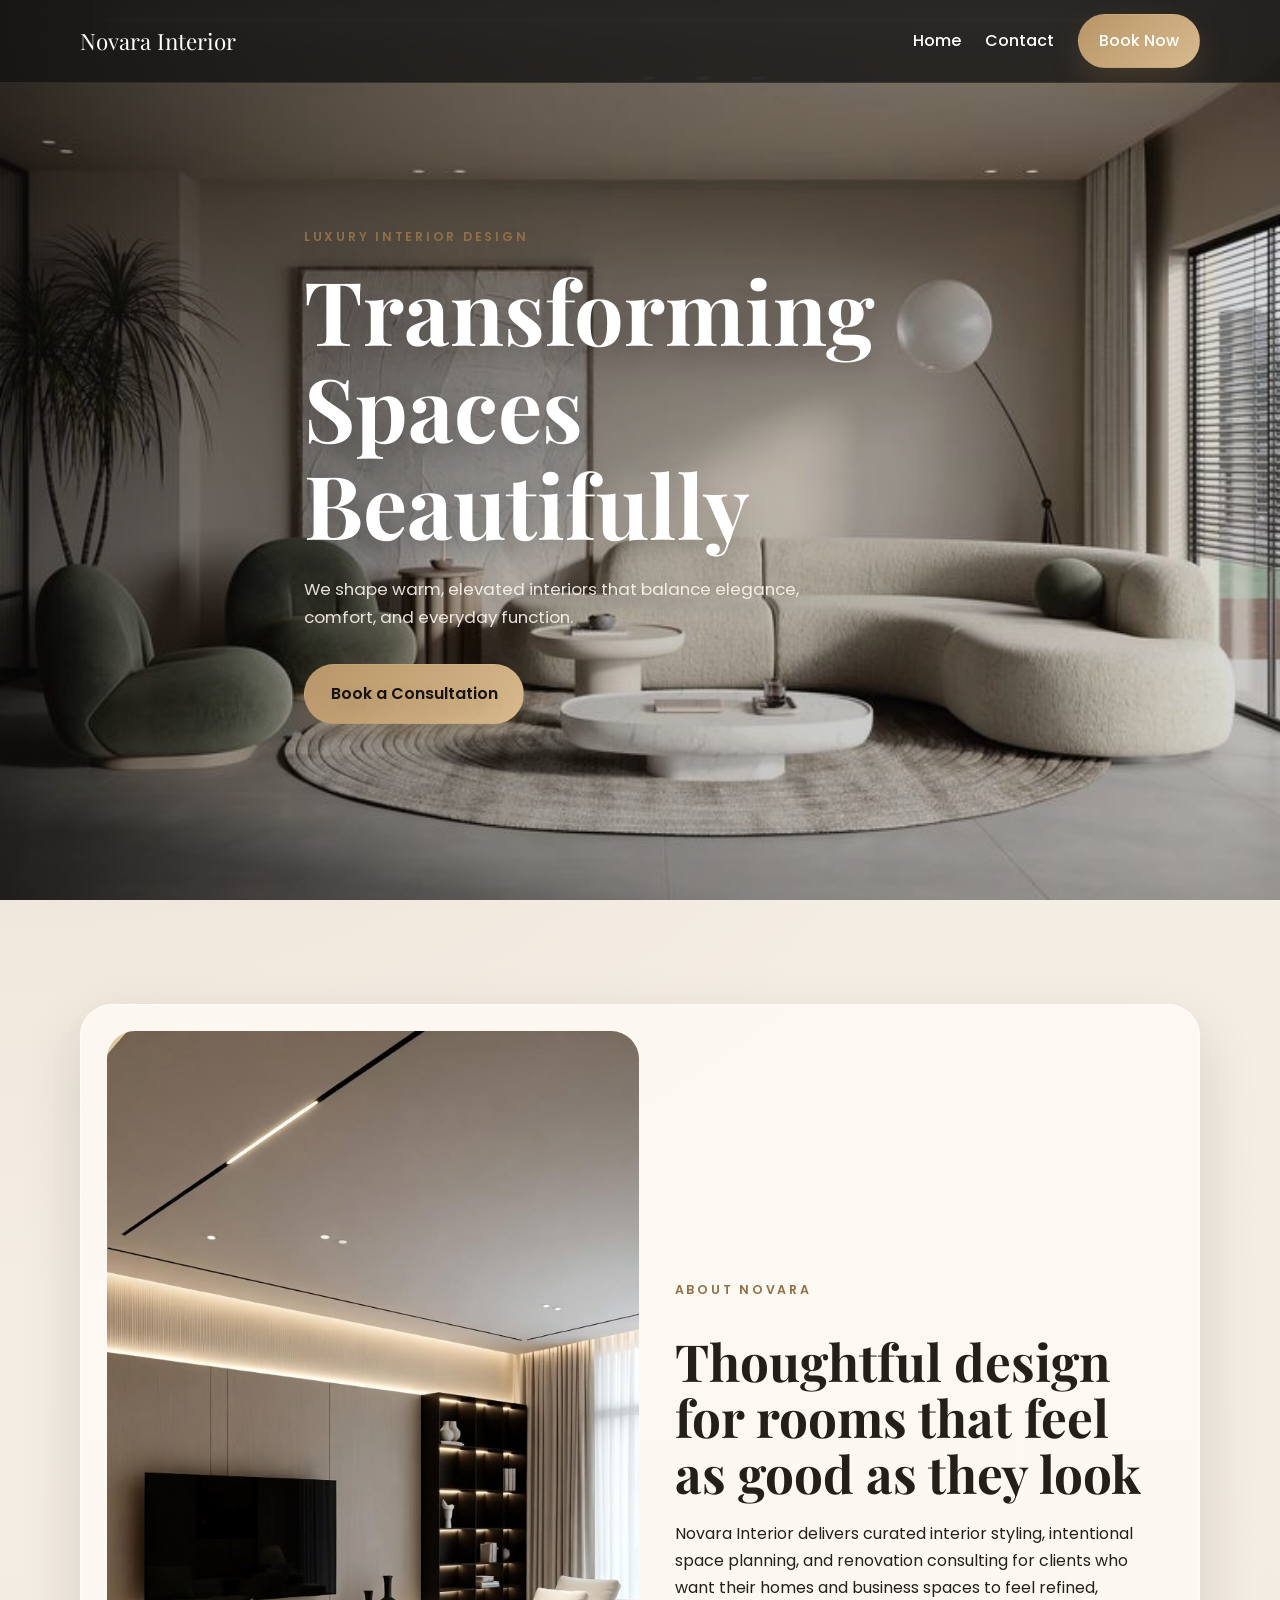
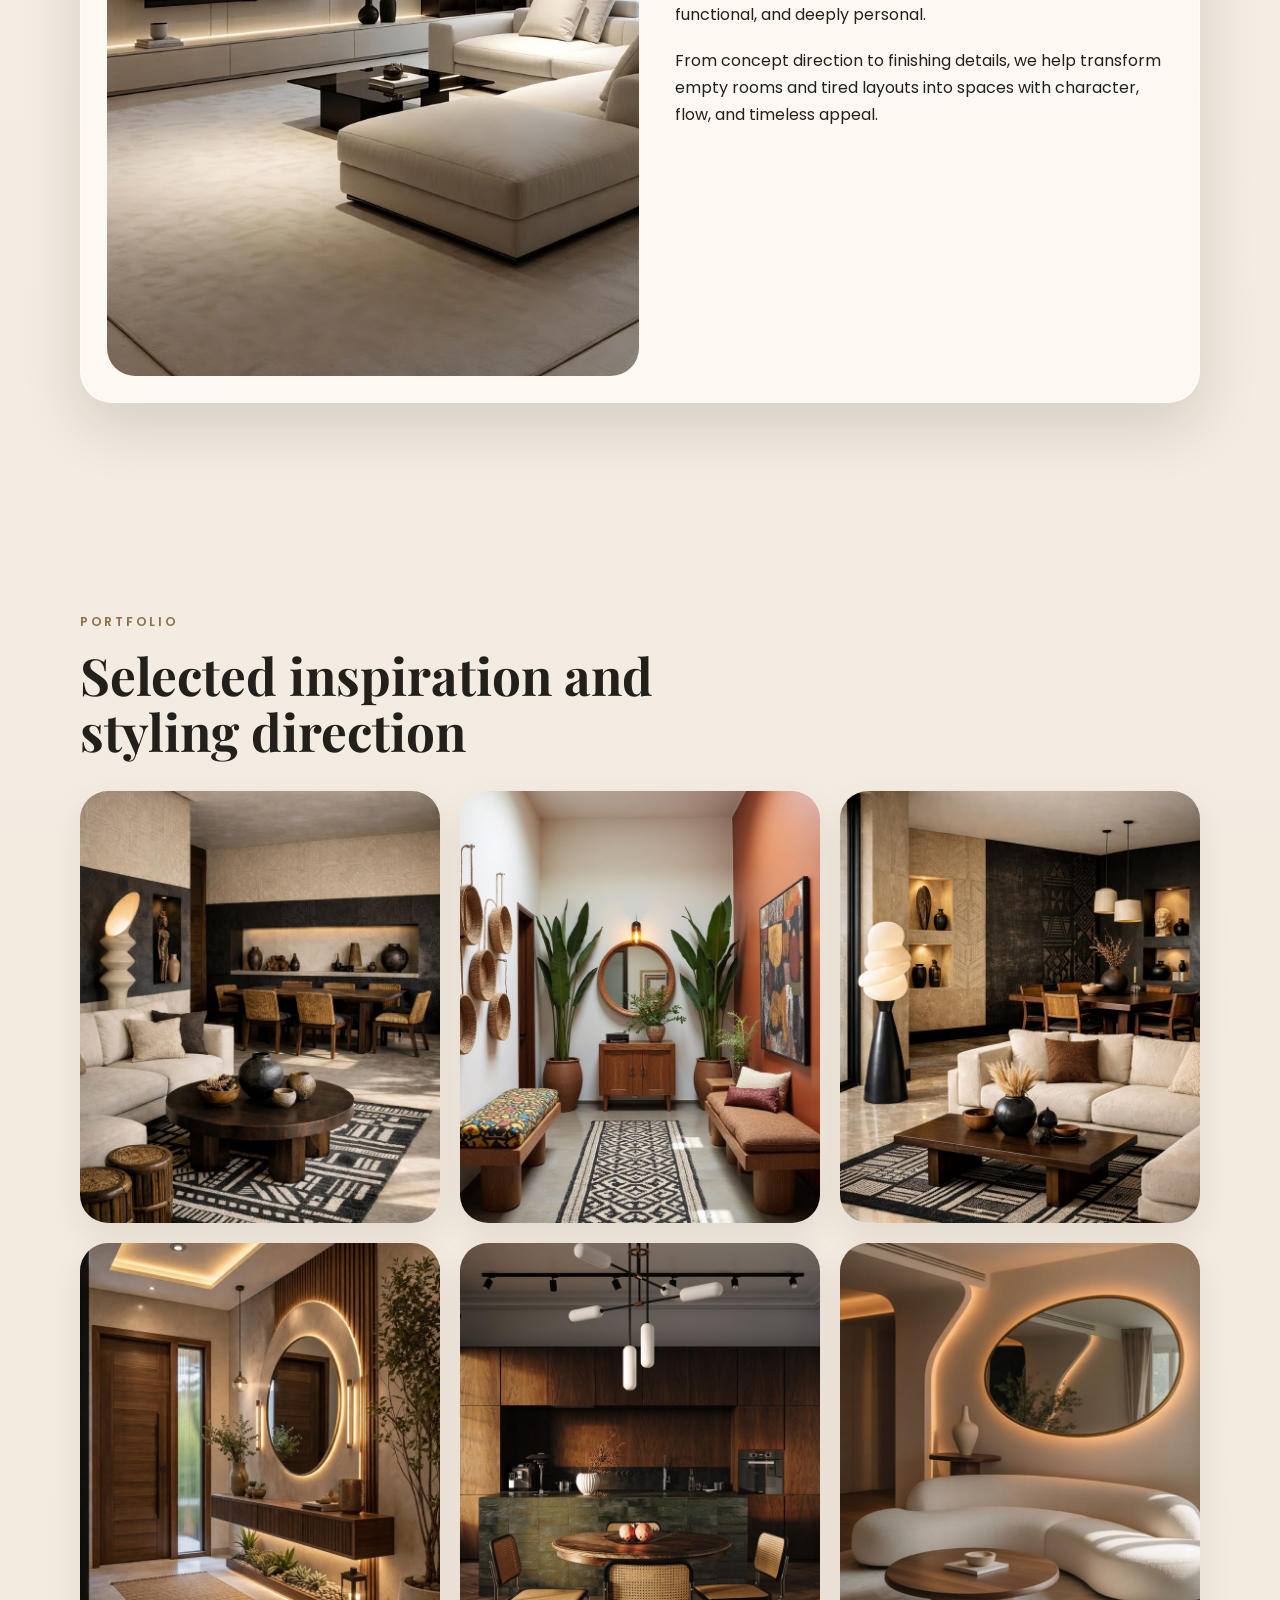
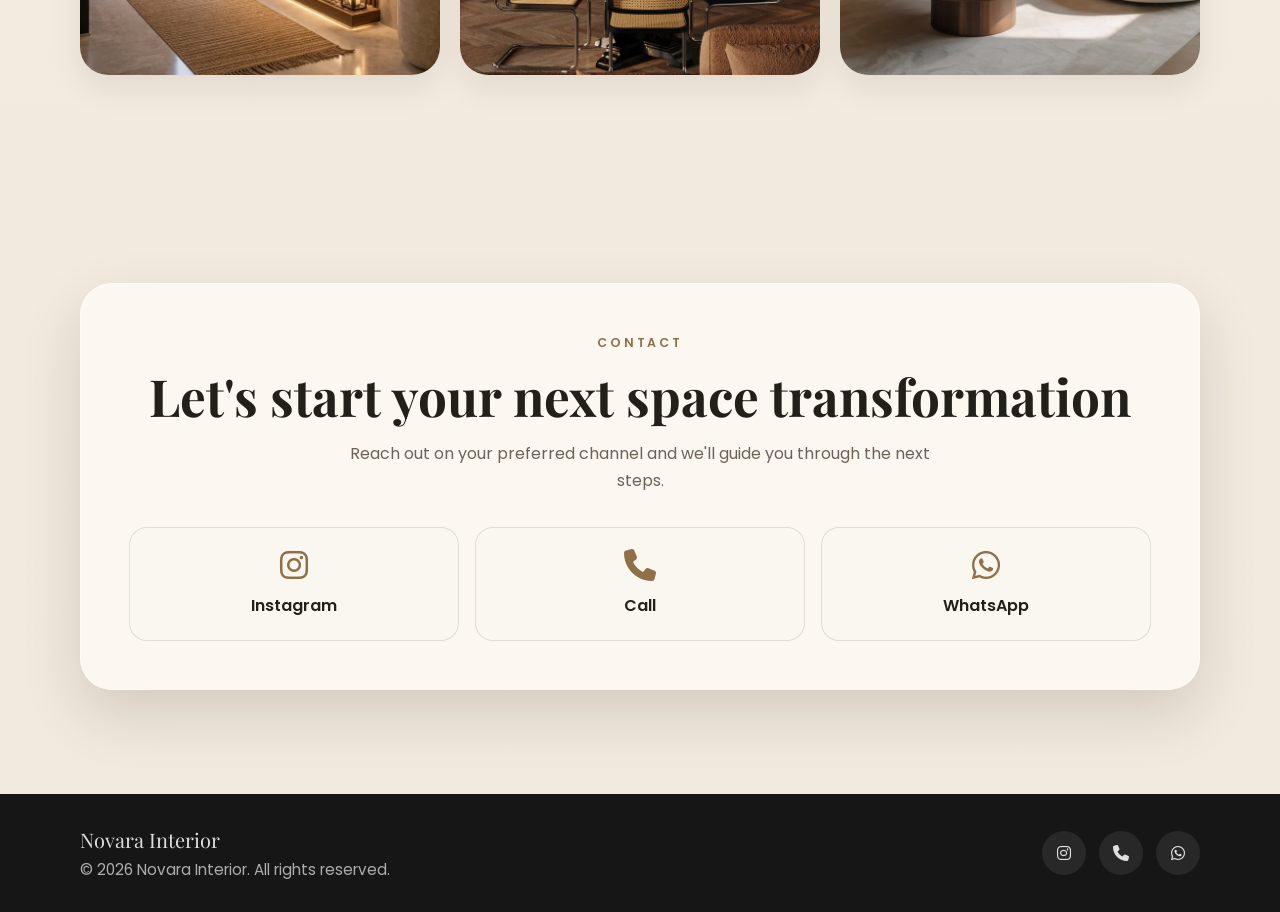
<file: index.html>
<!DOCTYPE html>
<html lang="en">
  <head>
    <meta charset="UTF-8" />
    <meta name="viewport" content="width=device-width, initial-scale=1.0" />
    <title>Novara Interior | Transforming Spaces Beautifully</title>
    <meta name="theme-color" content="#161616" />
    <meta name="robots" content="index, follow" />
    <link rel="icon" type="image/jpeg" href="favicon.jpg" />
    <link rel="shortcut icon" type="image/jpeg" href="favicon.jpg" />
    <meta
      name="description"
      content="Novara Interior creates refined living and commercial spaces through interior styling, space planning, and renovation consulting."
    />
    <meta
      name="keywords"
      content="interior design, interior styling, space planning, renovation consulting, Novara Interior"
    />
    <link rel="preconnect" href="https://fonts.googleapis.com" />
    <link rel="preconnect" href="https://fonts.gstatic.com" crossorigin />
    <link
      href="https://fonts.googleapis.com/css2?family=Playfair+Display:wght@600;700&family=Poppins:wght@300;400;500;600&display=swap"
      rel="stylesheet"
    />
    <link
      rel="stylesheet"
      href="https://cdnjs.cloudflare.com/ajax/libs/font-awesome/6.5.2/css/all.min.css"
      crossorigin="anonymous"
      referrerpolicy="no-referrer"
    />
    <link rel="stylesheet" href="styles.css" />
  </head>
  <body>
    <header class="site-header">
      <div class="container nav-wrap">
        <a class="brand" href="#top">Novara Interior</a>
        <button
          class="nav-toggle"
          type="button"
          aria-label="Toggle navigation"
          aria-expanded="false"
          aria-controls="site-nav"
        >
          <span></span>
          <span></span>
          <span></span>
        </button>
        <nav class="site-nav" id="site-nav">
          <a href="#top">Home</a>
          <a href="#contact">Contact</a>
          <a class="button button-sm" href="booking.html">Book Now</a>
        </nav>
      </div>
    </header>

    <main>
      <section class="hero" id="top">
        <div class="hero-overlay"></div>
        <div class="container hero-content" data-reveal>
          <p class="eyebrow">Luxury Interior Design</p>
          <h1>Transforming Spaces Beautifully</h1>
          <p class="hero-copy">
            We shape warm, elevated interiors that balance elegance, comfort,
            and everyday function.
          </p>
          <a class="button" href="booking.html">Book a Consultation</a>
        </div>
      </section>

      <section class="section about-section" id="about">
        <div class="container about-grid">
          <div class="about-image" data-reveal>
            <img
              src="novint2.jpeg"
              alt="Novara Interior styled living room showcase"
            />
          </div>
          <div class="about-copy" data-reveal>
            <p class="section-tag">About Novara</p>
            <h2>Thoughtful design for rooms that feel as good as they look</h2>
            <p>
              Novara Interior delivers curated interior styling, intentional
              space planning, and renovation consulting for clients who want
              their homes and business spaces to feel refined, functional, and
              deeply personal.
            </p>
            <p>
              From concept direction to finishing details, we help transform
              empty rooms and tired layouts into spaces with character, flow,
              and timeless appeal.
            </p>
          </div>
        </div>
      </section>

      <section class="section portfolio-section" id="portfolio">
        <div class="container">
          <div class="section-heading" data-reveal>
            <p class="section-tag">Portfolio</p>
            <h2>Selected inspiration and styling direction</h2>
          </div>
          <div class="portfolio-grid">
            <article class="portfolio-card" data-reveal>
              <img
                src="novint14.jpeg"
                alt="Earth-toned living and dining interior with layered textures"
              />
            </article>
            <article class="portfolio-card" data-reveal>
              <img
                src="novint13.jpeg"
                alt="Warm entry hallway with skylight, benches, and statement artwork"
              />
            </article>
            <article class="portfolio-card" data-reveal>
              <img
                src="novint10.jpeg"
                alt="Luxury lounge and dining space with bold dark feature walls"
              />
            </article>
            <article class="portfolio-card" data-reveal>
              <img
                src="novint8.jpeg"
                alt="Refined entry console with illuminated mirror and warm wood details"
              />
            </article>
            <article class="portfolio-card" data-reveal>
              <img
                src="novint7.jpeg"
                alt="Contemporary kitchen and dining area with rich wood finishes"
              />
            </article>
            <article class="portfolio-card" data-reveal>
              <img
                src="novint3.jpeg"
                alt="Minimal sculptural lounge with curved sofa and soft integrated lighting"
              />
            </article>
          </div>
        </div>
      </section>

      <section class="section contact-section" id="contact">
        <div class="container contact-wrap" data-reveal>
          <p class="section-tag">Contact</p>
          <h2>Let's start your next space transformation</h2>
          <p class="contact-copy">
            Reach out on your preferred channel and we'll guide you through the
            next steps.
          </p>
          <div class="contact-links">
            <a
              href="https://www.instagram.com/novara_interior"
              target="_blank"
              rel="noreferrer"
              aria-label="Visit Novara Interior on Instagram"
            >
              <i class="fa-brands fa-instagram"></i>
              <span>Instagram</span>
            </a>
            <a href="tel:+2348143965548" aria-label="Call Novara Interior">
              <i class="fa-solid fa-phone"></i>
              <span>Call</span>
            </a>
            <a
              href="https://wa.link/bl35ah"
              target="_blank"
              rel="noreferrer"
              aria-label="Chat with Novara Interior on WhatsApp"
            >
              <i class="fa-brands fa-whatsapp"></i>
              <span>WhatsApp</span>
            </a>
          </div>
        </div>
      </section>
    </main>

    <footer class="site-footer">
      <div class="container footer-wrap">
        <div>
          <p class="footer-brand">Novara Interior</p>
          <p class="footer-copy">
            &copy; <span data-year></span> Novara Interior. All rights reserved.
          </p>
        </div>
        <div class="footer-socials">
          <a
            href="https://www.instagram.com/novara_interior"
            target="_blank"
            rel="noreferrer"
            aria-label="Instagram"
          >
            <i class="fa-brands fa-instagram"></i>
          </a>
          <a href="tel:+2348143965548" aria-label="Phone">
            <i class="fa-solid fa-phone"></i>
          </a>
          <a
            href="https://wa.link/bl35ah"
            target="_blank"
            rel="noreferrer"
            aria-label="WhatsApp"
          >
            <i class="fa-brands fa-whatsapp"></i>
          </a>
        </div>
      </div>
    </footer>

    <script src="script.js"></script>
  </body>
</html>
</file>
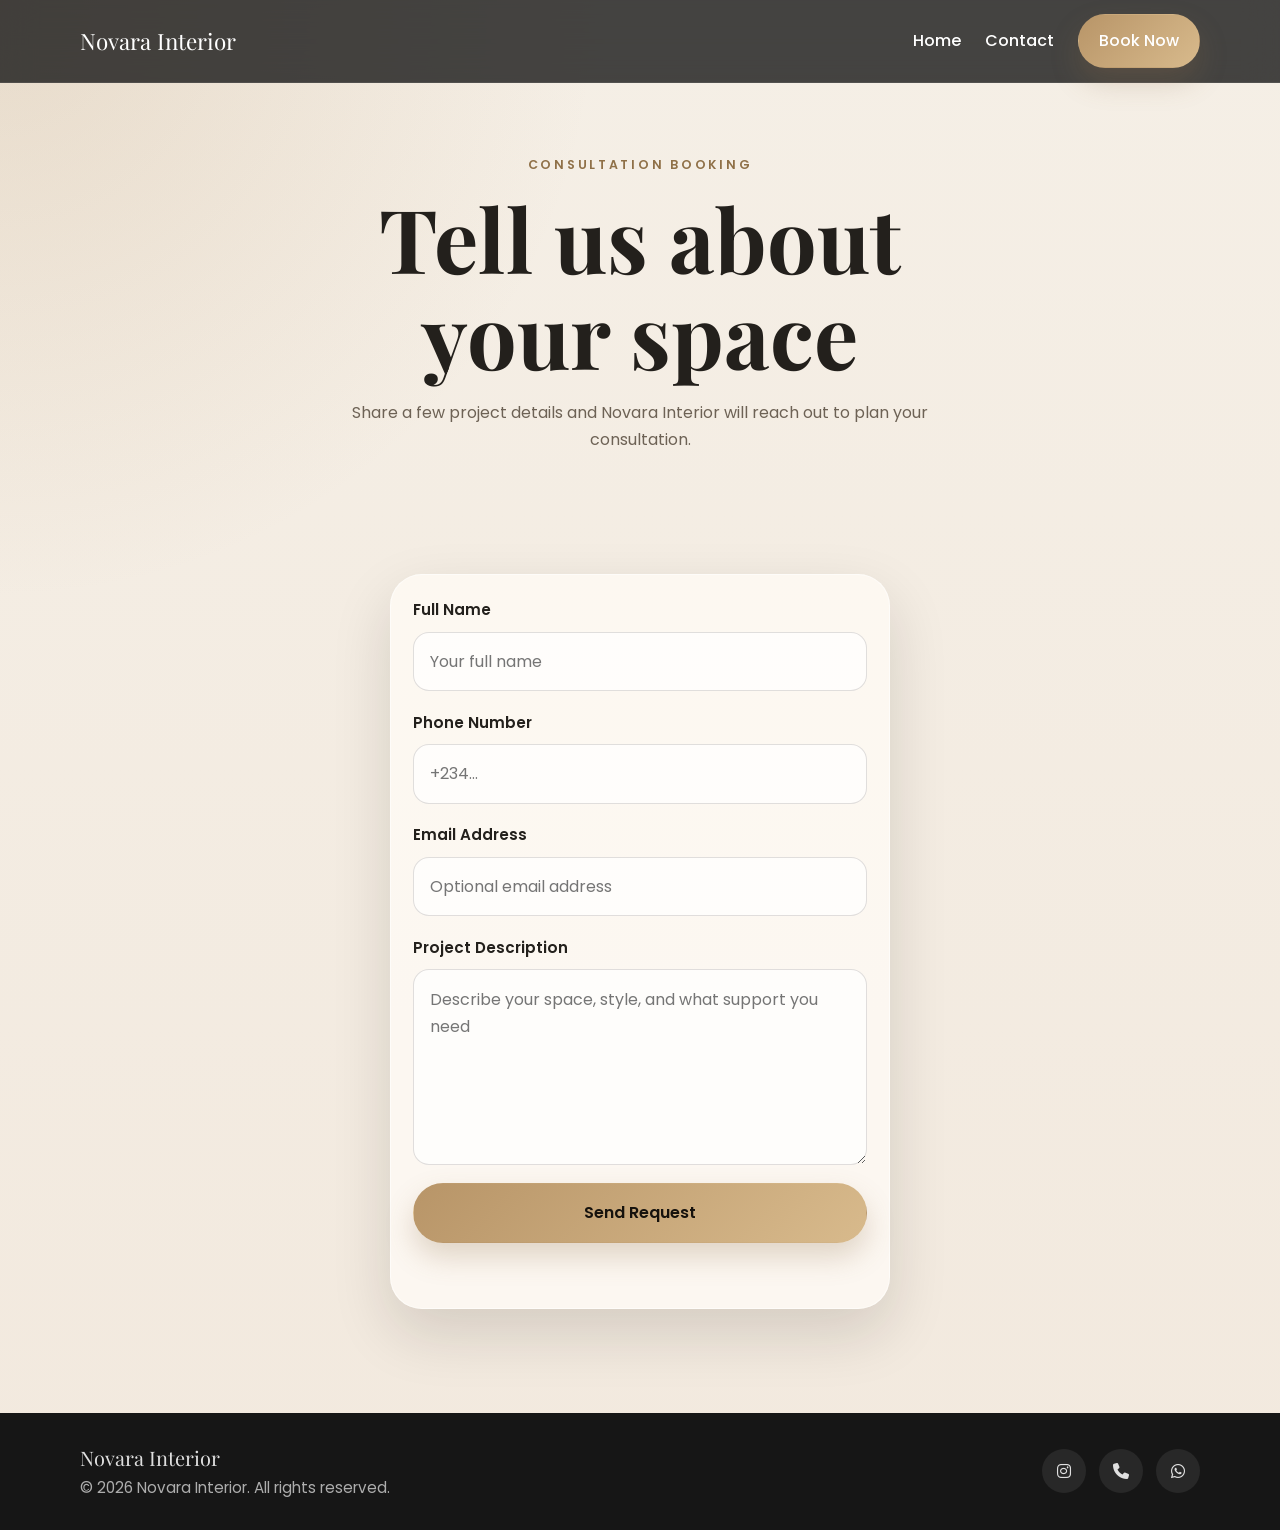
<file: booking.html>
<!DOCTYPE html>
<html lang="en">
  <head>
    <meta charset="UTF-8" />
    <meta name="viewport" content="width=device-width, initial-scale=1.0" />
    <title>Book a Consultation | Novara Interior</title>
    <meta name="theme-color" content="#161616" />
    <meta name="robots" content="index, follow" />
    <link rel="icon" type="image/jpeg" href="favicon.jpg" />
    <link rel="shortcut icon" type="image/jpeg" href="favicon.jpg" />
    <meta
      name="description"
      content="Book your Novara Interior consultation and share the details of your design project."
    />
    <meta
      name="keywords"
      content="book interior design consultation, Novara Interior, interior styling inquiry, renovation consulting"
    />
    <link rel="preconnect" href="https://fonts.googleapis.com" />
    <link rel="preconnect" href="https://fonts.gstatic.com" crossorigin />
    <link
      href="https://fonts.googleapis.com/css2?family=Playfair+Display:wght@600;700&family=Poppins:wght@300;400;500;600&display=swap"
      rel="stylesheet"
    />
    <link
      rel="stylesheet"
      href="https://cdnjs.cloudflare.com/ajax/libs/font-awesome/6.5.2/css/all.min.css"
      crossorigin="anonymous"
      referrerpolicy="no-referrer"
    />
    <link rel="stylesheet" href="styles.css" />
  </head>
  <body class="booking-body">
    <header class="site-header">
      <div class="container nav-wrap">
        <a class="brand" href="index.html#top">Novara Interior</a>
        <button
          class="nav-toggle"
          type="button"
          aria-label="Toggle navigation"
          aria-expanded="false"
          aria-controls="site-nav"
        >
          <span></span>
          <span></span>
          <span></span>
        </button>
        <nav class="site-nav" id="site-nav">
          <a href="index.html#top">Home</a>
          <a href="index.html#contact">Contact</a>
          <a class="button button-sm" href="booking.html">Book Now</a>
        </nav>
      </div>
    </header>

    <main class="booking-main">
      <section class="booking-hero">
        <div class="container booking-intro" data-reveal>
          <p class="section-tag">Consultation Booking</p>
          <h1>Tell us about your space</h1>
          <p>
            Share a few project details and Novara Interior will reach out to
            plan your consultation.
          </p>
        </div>
      </section>

      <section class="section booking-section">
        <div class="container booking-card" data-reveal>
          <form
            action="https://formspree.io/f/mojrbbqo"
            method="POST"
            class="booking-form"
            data-booking-form
          >
            <div class="form-field">
              <label for="full-name">Full Name</label>
              <input
                id="full-name"
                name="fullName"
                type="text"
                placeholder="Your full name"
                required
              />
            </div>

            <div class="form-field">
              <label for="phone-number">Phone Number</label>
              <input
                id="phone-number"
                name="phoneNumber"
                type="tel"
                placeholder="+234..."
                required
              />
            </div>

            <div class="form-field">
              <label for="email-address">Email Address</label>
              <input
                id="email-address"
                name="email"
                type="email"
                placeholder="Optional email address"
              />
            </div>

            <div class="form-field">
              <label for="project-description">Project Description</label>
              <textarea
                id="project-description"
                name="projectDescription"
                rows="6"
                placeholder="Describe your space, style, and what support you need"
                required
              ></textarea>
            </div>

            <button class="button submit-button" type="submit">
              <span class="button-text">Send Request</span>
              <span class="button-loader" aria-hidden="true"></span>
            </button>

            <p class="form-status" data-form-status aria-live="polite"></p>
          </form>
        </div>
      </section>
    </main>

    <footer class="site-footer">
      <div class="container footer-wrap">
        <div>
          <p class="footer-brand">Novara Interior</p>
          <p class="footer-copy">
            &copy; <span data-year></span> Novara Interior. All rights reserved.
          </p>
        </div>
        <div class="footer-socials">
          <a
            href="https://www.instagram.com/novara_interior"
            target="_blank"
            rel="noreferrer"
            aria-label="Instagram"
          >
            <i class="fa-brands fa-instagram"></i>
          </a>
          <a href="tel:+2348143965548" aria-label="Phone">
            <i class="fa-solid fa-phone"></i>
          </a>
          <a
            href="https://wa.link/bl35ah"
            target="_blank"
            rel="noreferrer"
            aria-label="WhatsApp"
          >
            <i class="fa-brands fa-whatsapp"></i>
          </a>
        </div>
      </div>
    </footer>

    <div class="success-modal" data-success-modal hidden>
      <div class="success-modal__backdrop" data-success-close></div>
      <div
        class="success-modal__dialog"
        role="dialog"
        aria-modal="true"
        aria-labelledby="success-title"
        aria-describedby="success-message"
        tabindex="-1"
      >
        <div class="success-modal__icon" aria-hidden="true">
          <i class="fa-solid fa-check"></i>
        </div>
        <p class="section-tag">Submission Successful</p>
        <h2 id="success-title">Request received</h2>
        <p id="success-message">
          Your request has been received. We'll contact you shortly.
        </p>
        <button class="button success-modal__button" type="button" data-success-close>
          Continue
        </button>
      </div>
    </div>

    <script src="script.js"></script>
  </body>
</html>
</file>
<file: styles.css>
:root {
  --color-bg: #f4ede4;
  --color-surface: #faf7f1;
  --color-surface-strong: #1b1b1b;
  --color-card: rgba(255, 248, 240, 0.9);
  --color-text: #23201c;
  --color-muted: #6d6255;
  --color-border: rgba(35, 32, 28, 0.12);
  --color-accent: #b89568;
  --color-accent-dark: #8f7047;
  --color-white: #ffffff;
  --shadow-soft: 0 24px 60px rgba(28, 23, 17, 0.14);
  --radius-lg: 28px;
  --radius-md: 18px;
  --radius-sm: 999px;
  --container-width: 1120px;
  --header-height: 82px;
}

*,
*::before,
*::after {
  box-sizing: border-box;
}

html {
  scroll-behavior: smooth;
}

body {
  margin: 0;
  font-family: "Poppins", sans-serif;
  color: var(--color-text);
  background:
    radial-gradient(circle at top left, rgba(184, 149, 104, 0.22), transparent 30%),
    linear-gradient(180deg, #f5efe6 0%, #f2e9de 100%);
  line-height: 1.7;
}

body.modal-open {
  overflow: hidden;
}

img {
  display: block;
  max-width: 100%;
}

a {
  color: inherit;
  text-decoration: none;
}

button,
input,
textarea {
  font: inherit;
}

main,
section {
  scroll-margin-top: calc(var(--header-height) + 16px);
}

.container {
  width: min(100% - 2rem, var(--container-width));
  margin: 0 auto;
}

.section {
  padding: 5rem 0;
}

.section-tag,
.eyebrow {
  margin: 0 0 0.9rem;
  letter-spacing: 0.22em;
  text-transform: uppercase;
  font-size: 0.78rem;
  font-weight: 600;
  color: var(--color-accent-dark);
}

h1,
h2,
h3 {
  margin: 0;
  font-family: "Playfair Display", serif;
  line-height: 1.1;
}

h1 {
  font-size: clamp(2.8rem, 8vw, 5.5rem);
}

h2 {
  font-size: clamp(2rem, 5vw, 3.2rem);
}

p {
  margin: 0;
}

.button {
  display: inline-flex;
  align-items: center;
  justify-content: center;
  gap: 0.65rem;
  padding: 0.95rem 1.6rem;
  border: 1px solid transparent;
  border-radius: var(--radius-sm);
  background: linear-gradient(135deg, var(--color-accent) 0%, #d8ba8c 100%);
  color: #16120d;
  font-weight: 600;
  transition:
    transform 0.25s ease,
    box-shadow 0.25s ease,
    background 0.25s ease;
  box-shadow: 0 14px 28px rgba(143, 112, 71, 0.25);
}

.button:hover,
.button:focus-visible {
  transform: translateY(-2px);
  box-shadow: 0 18px 34px rgba(143, 112, 71, 0.34);
}

.button-sm {
  padding: 0.75rem 1.25rem;
}

.site-header {
  position: fixed;
  inset: 0 0 auto;
  z-index: 30;
  background: rgba(18, 18, 18, 0.78);
  backdrop-filter: blur(16px);
  border-bottom: 1px solid rgba(255, 255, 255, 0.08);
}

.nav-wrap {
  min-height: var(--header-height);
  display: flex;
  align-items: center;
  justify-content: space-between;
  gap: 1rem;
}

.brand {
  font-family: "Playfair Display", serif;
  font-size: 1.4rem;
  color: var(--color-white);
}

.nav-toggle {
  display: inline-flex;
  flex-direction: column;
  justify-content: center;
  gap: 0.32rem;
  width: 3rem;
  height: 3rem;
  padding: 0;
  border: 0;
  border-radius: 50%;
  background: rgba(255, 255, 255, 0.08);
  color: var(--color-white);
  cursor: pointer;
}

.nav-toggle span {
  width: 1.15rem;
  height: 2px;
  margin: 0 auto;
  background: currentColor;
  transition: transform 0.25s ease, opacity 0.25s ease;
}

.nav-toggle[aria-expanded="true"] span:nth-child(1) {
  transform: translateY(6px) rotate(45deg);
}

.nav-toggle[aria-expanded="true"] span:nth-child(2) {
  opacity: 0;
}

.nav-toggle[aria-expanded="true"] span:nth-child(3) {
  transform: translateY(-6px) rotate(-45deg);
}

.site-nav {
  position: absolute;
  top: calc(100% + 0.75rem);
  left: 1rem;
  right: 1rem;
  display: grid;
  gap: 0.8rem;
  padding: 1rem;
  background: rgba(24, 24, 24, 0.96);
  border: 1px solid rgba(255, 255, 255, 0.08);
  border-radius: var(--radius-md);
  box-shadow: var(--shadow-soft);
  opacity: 0;
  visibility: hidden;
  transform: translateY(-12px);
  transition:
    opacity 0.25s ease,
    visibility 0.25s ease,
    transform 0.25s ease;
}

.site-nav a {
  color: var(--color-white);
  font-weight: 500;
}

.site-nav.is-open {
  opacity: 1;
  visibility: visible;
  transform: translateY(0);
}

.hero {
  position: relative;
  min-height: 100svh;
  display: grid;
  align-items: center;
  background: url("novint1.jpeg") 54% center / cover no-repeat;
  color: var(--color-white);
}

.hero-overlay {
  position: absolute;
  inset: 0;
  background:
    linear-gradient(90deg, rgba(11, 11, 11, 0.48) 0%, rgba(11, 11, 11, 0.24) 38%, rgba(11, 11, 11, 0.08) 100%),
    linear-gradient(180deg, rgba(10, 10, 10, 0.1) 0%, rgba(10, 10, 10, 0.2) 100%),
    radial-gradient(circle at 22% 18%, rgba(216, 186, 140, 0.16), transparent 30%);
}

.hero-content {
  position: relative;
  padding-top: calc(var(--header-height) + 3rem);
  padding-bottom: 4rem;
  max-width: 42rem;
  text-shadow: 0 10px 26px rgba(0, 0, 0, 0.22);
}

.hero-copy {
  margin-top: 1.4rem;
  margin-bottom: 2rem;
  max-width: 34rem;
  color: rgba(255, 249, 242, 0.88);
  font-size: 1.05rem;
}

.about-grid,
.contact-wrap,
.booking-card {
  background: rgba(255, 251, 246, 0.76);
  border: 1px solid rgba(255, 255, 255, 0.56);
  box-shadow: var(--shadow-soft);
}

.about-grid {
  display: grid;
  gap: 1.75rem;
  padding: 1.25rem;
  border-radius: calc(var(--radius-lg) + 4px);
}

.about-image img {
  width: 100%;
  min-height: 320px;
  object-fit: cover;
  border-radius: var(--radius-lg);
}

.about-copy {
  display: grid;
  gap: 1.15rem;
  align-content: center;
  padding: 0.5rem;
}

.section-heading {
  margin-bottom: 2rem;
  max-width: 36rem;
}

.portfolio-grid {
  display: grid;
  gap: 1rem;
}

.portfolio-card {
  overflow: hidden;
  border-radius: var(--radius-lg);
  background: var(--color-surface);
  box-shadow: 0 14px 32px rgba(39, 31, 24, 0.08);
}

.portfolio-card img {
  width: 100%;
  aspect-ratio: 4 / 4.8;
  object-fit: cover;
  transition: transform 0.45s ease;
}

.portfolio-card:hover img,
.portfolio-card:focus-within img {
  transform: scale(1.06);
}

.contact-wrap {
  padding: 2rem 1.4rem;
  border-radius: calc(var(--radius-lg) + 4px);
  text-align: center;
}

.contact-copy {
  max-width: 38rem;
  margin: 1rem auto 0;
  color: var(--color-muted);
}

.contact-links {
  display: grid;
  gap: 1rem;
  margin-top: 2rem;
}

.contact-links a,
.footer-socials a {
  transition:
    transform 0.25s ease,
    background 0.25s ease,
    color 0.25s ease;
}

.contact-links a {
  display: grid;
  justify-items: center;
  gap: 0.65rem;
  padding: 1.35rem 1rem;
  border-radius: var(--radius-md);
  background: var(--color-surface);
  border: 1px solid var(--color-border);
}

.contact-links a i {
  font-size: 2rem;
  color: var(--color-accent-dark);
}

.contact-links a span {
  font-weight: 600;
}

.contact-links a:hover,
.contact-links a:focus-visible,
.footer-socials a:hover,
.footer-socials a:focus-visible {
  transform: translateY(-4px);
}

.site-footer {
  background: #161616;
  color: rgba(255, 255, 255, 0.86);
  padding: 1.8rem 0;
}

.footer-wrap {
  display: flex;
  flex-direction: column;
  gap: 1rem;
}

.footer-brand {
  font-family: "Playfair Display", serif;
  font-size: 1.25rem;
}

.footer-copy {
  color: rgba(255, 255, 255, 0.65);
  font-size: 0.95rem;
}

.footer-socials {
  display: flex;
  align-items: center;
  gap: 0.8rem;
}

.footer-socials a {
  display: inline-flex;
  align-items: center;
  justify-content: center;
  width: 2.75rem;
  height: 2.75rem;
  border-radius: 50%;
  background: rgba(255, 255, 255, 0.08);
}

.booking-body {
  min-height: 100vh;
}

.booking-main {
  padding-top: var(--header-height);
}

.booking-hero {
  padding: 4.5rem 0 1rem;
}

.booking-intro {
  max-width: 38rem;
  text-align: center;
}

.booking-intro p:last-child {
  margin-top: 1rem;
  color: var(--color-muted);
}

.booking-section {
  padding-top: 2rem;
}

.booking-card {
  width: min(100%, 500px);
  margin: 0 auto;
  padding: 1.4rem;
  border-radius: calc(var(--radius-lg) + 4px);
}

.booking-form {
  display: grid;
  gap: 1.15rem;
}

.form-field {
  display: grid;
  gap: 0.55rem;
}

.form-field label {
  font-size: 0.95rem;
  font-weight: 600;
}

.form-field input,
.form-field textarea {
  width: 100%;
  padding: 0.95rem 1rem;
  border: 1px solid rgba(35, 32, 28, 0.14);
  border-radius: 1rem;
  background: rgba(255, 255, 255, 0.72);
  color: var(--color-text);
  outline: none;
  transition:
    border-color 0.25s ease,
    box-shadow 0.25s ease,
    transform 0.25s ease;
}

.form-field textarea {
  resize: vertical;
  min-height: 160px;
}

.form-field input:focus,
.form-field textarea:focus {
  border-color: rgba(184, 149, 104, 0.82);
  box-shadow: 0 0 0 4px rgba(184, 149, 104, 0.16);
  transform: translateY(-1px);
}

.submit-button {
  width: 100%;
  min-height: 3.5rem;
}

.submit-button[disabled] {
  cursor: wait;
  opacity: 0.92;
}

.button-loader {
  width: 1rem;
  height: 1rem;
  border: 2px solid rgba(22, 18, 13, 0.25);
  border-top-color: #16120d;
  border-radius: 50%;
  display: none;
  animation: spin 0.7s linear infinite;
}

.submit-button.is-loading .button-loader {
  display: inline-block;
}

.form-status {
  min-height: 1.5rem;
  color: var(--color-muted);
  font-size: 0.95rem;
}

.form-status.is-success {
  color: #1e6a44;
}

.form-status.is-error {
  color: #8f3131;
}

.success-modal {
  position: fixed;
  inset: 0;
  z-index: 60;
  display: grid;
  place-items: center;
  padding: 1.25rem;
}

.success-modal[hidden] {
  display: none;
}

.success-modal__backdrop {
  position: absolute;
  inset: 0;
  background: rgba(15, 13, 11, 0.72);
  backdrop-filter: blur(8px);
  opacity: 0;
  transition: opacity 0.28s ease;
}

.success-modal__dialog {
  position: relative;
  width: min(100%, 28rem);
  padding: 2rem 1.5rem;
  border-radius: 2rem;
  border: 1px solid rgba(255, 255, 255, 0.5);
  background:
    radial-gradient(circle at top, rgba(216, 186, 140, 0.28), transparent 38%),
    rgba(255, 250, 244, 0.98);
  box-shadow: 0 28px 80px rgba(18, 15, 12, 0.28);
  text-align: center;
  opacity: 0;
  transform: translateY(24px) scale(0.96);
  transition:
    opacity 0.28s ease,
    transform 0.28s ease;
}

.success-modal.is-active .success-modal__backdrop {
  opacity: 1;
}

.success-modal.is-active .success-modal__dialog {
  opacity: 1;
  transform: translateY(0) scale(1);
}

.success-modal__icon {
  width: 4.4rem;
  height: 4.4rem;
  margin: 0 auto 1rem;
  display: inline-flex;
  align-items: center;
  justify-content: center;
  border-radius: 50%;
  background: linear-gradient(135deg, var(--color-accent) 0%, #dfc49d 100%);
  color: #1b1b1b;
  font-size: 1.45rem;
  box-shadow: 0 16px 30px rgba(143, 112, 71, 0.24);
  animation: pop-in 0.45s ease both 0.08s;
}

.success-modal__dialog h2 {
  margin-bottom: 0.75rem;
}

.success-modal__dialog p:last-of-type {
  color: var(--color-muted);
}

.success-modal__button {
  margin-top: 1.5rem;
  min-width: 10rem;
}

[data-reveal] {
  opacity: 0;
  transform: translateY(24px);
  transition:
    opacity 0.7s ease,
    transform 0.7s ease;
}

[data-reveal].is-visible {
  opacity: 1;
  transform: translateY(0);
}

@keyframes spin {
  to {
    transform: rotate(360deg);
  }
}

@keyframes pop-in {
  0% {
    transform: scale(0.6);
    opacity: 0;
  }

  70% {
    transform: scale(1.08);
    opacity: 1;
  }

  100% {
    transform: scale(1);
    opacity: 1;
  }
}

@media (min-width: 700px) {
  .section {
    padding: 6.5rem 0;
  }

  .hero {
    background-position: center 44%;
  }

  .hero-overlay {
    background:
      linear-gradient(90deg, rgba(11, 11, 11, 0.42) 0%, rgba(11, 11, 11, 0.18) 42%, rgba(11, 11, 11, 0.05) 100%),
      linear-gradient(180deg, rgba(10, 10, 10, 0.08) 0%, rgba(10, 10, 10, 0.16) 100%),
      radial-gradient(circle at 22% 18%, rgba(216, 186, 140, 0.14), transparent 30%);
  }

  .site-nav {
    position: static;
    display: flex;
    align-items: center;
    gap: 1.5rem;
    padding: 0;
    background: transparent;
    border: 0;
    box-shadow: none;
    opacity: 1;
    visibility: visible;
    transform: none;
  }

  .nav-toggle {
    display: none;
  }

  .about-grid {
    grid-template-columns: 1.05fr 1fr;
    padding: 1.6rem;
  }

  .portfolio-grid {
    grid-template-columns: repeat(2, minmax(0, 1fr));
  }

  .contact-links {
    grid-template-columns: repeat(3, minmax(0, 1fr));
  }

  .footer-wrap {
    flex-direction: row;
    align-items: center;
    justify-content: space-between;
  }
}

@media (min-width: 1024px) {
  .hero {
    background-position: center 48%;
  }

  .hero-overlay {
    background:
      linear-gradient(90deg, rgba(11, 11, 11, 0.36) 0%, rgba(11, 11, 11, 0.14) 40%, rgba(11, 11, 11, 0.04) 100%),
      linear-gradient(180deg, rgba(10, 10, 10, 0.06) 0%, rgba(10, 10, 10, 0.14) 100%),
      radial-gradient(circle at 24% 18%, rgba(216, 186, 140, 0.12), transparent 30%);
  }

  .hero-content {
    padding-bottom: 5rem;
  }

  .portfolio-grid {
    grid-template-columns: repeat(3, minmax(0, 1fr));
    gap: 1.25rem;
  }

  .contact-wrap {
    padding: 3rem;
  }
}

@media (prefers-reduced-motion: reduce) {
  html {
    scroll-behavior: auto;
  }

  *,
  *::before,
  *::after {
    animation-duration: 0.01ms !important;
    animation-iteration-count: 1 !important;
    transition-duration: 0.01ms !important;
    scroll-behavior: auto !important;
  }
}
</file>
